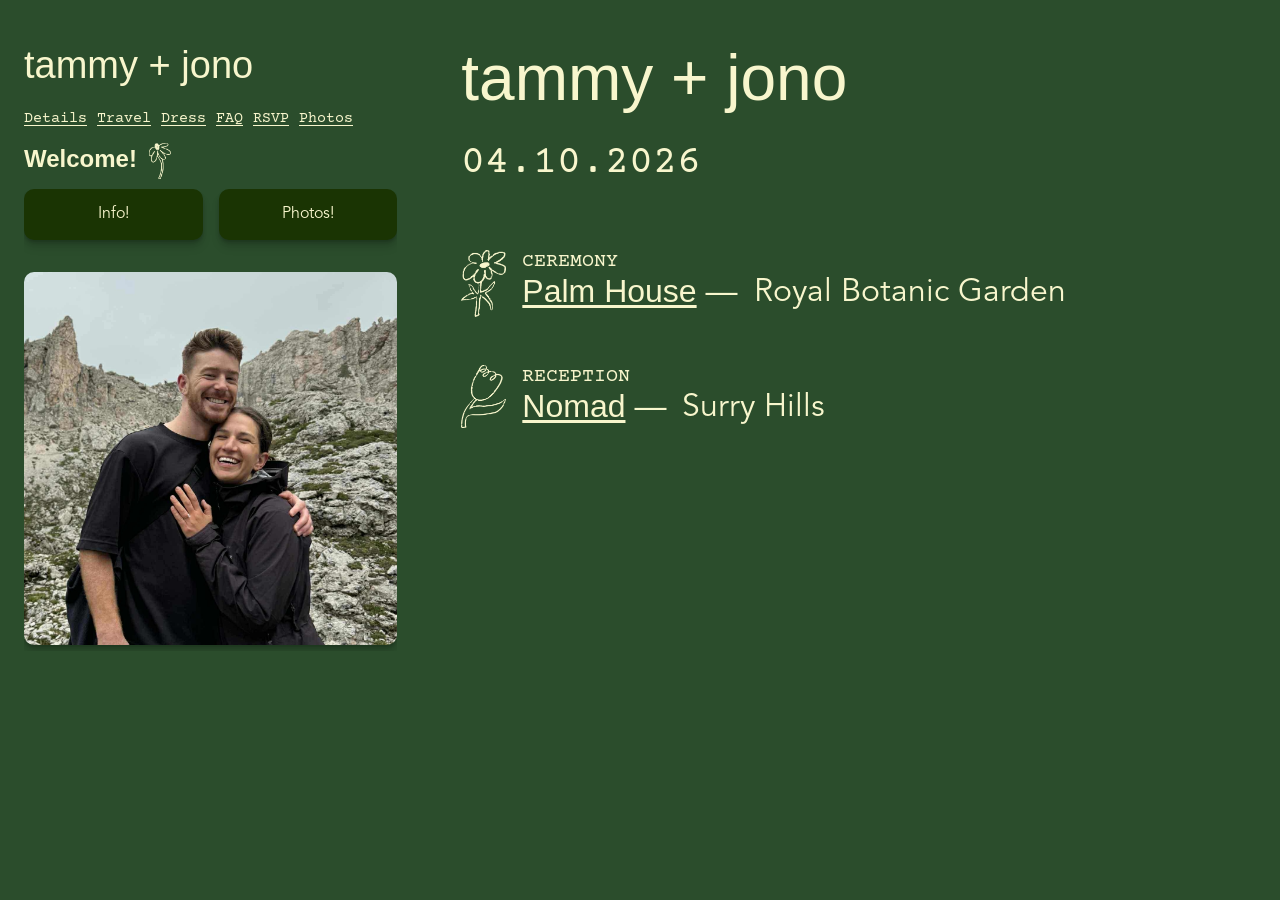
<file: index.html>
<!DOCTYPE html>

<html>
  <head>

    <link rel="stylesheet" href="style.css">
    <link rel="icon" type="image/x-icon" href="favicon.ico">
    <meta name="viewport" content="width=device-width" />

    <title>Welcome | T + J</title>
    <meta name="description" content="Welcome!">

    <!-- Facebook Meta Tags -->
    <meta property="og:url" content="https://tammyandjono.com">
    <meta property="og:type" content="website">
    <meta property="og:title" content="Tammy and Jono's Wedding">
    <meta property="og:description" content="Save the date!">
    <meta property="og:image" content="https://tammyandjono.com/assets/thumb.png">

    <!-- Twitter Meta Tags -->
    <meta name="twitter:card" content="summary_large_image">
    <meta property="twitter:domain" content="http://tammyandjono.com">
    <meta property="twitter:url" content="https://tammyandjono.com">
    <meta name="twitter:title" content="Tammy and Jono's Wedding">
    <meta name="twitter:description" content="Save the date!">
    <meta name="twitter:image" content="https://tammyandjono.com/assets/thumb.png">

    <!-- Remove from Google Search -->
    <meta name="robots" content="noindex, nofollow" />
  </head>

  <body>
    <nav class="show" id="index-nav">
      <input type="checkbox" id="nav-toggle" class="nav-toggle" aria-label="Toggle navigation menu">
      <div class="nav-bar">
        <h2 class="nospace script">Welcome!</h2>
        <label for="nav-toggle" class="hamburger" aria-hidden="true">
          <span></span>
          <span></span>
          <span></span>
        </label>
      </div>
      <div id="nav">
        <a href="info.html#details">Details</a>
        <a href="info.html#travel">Travel</a>
        <a href="info.html#dress">Dress</a>
        <a href="info.html#faq">FAQ</a>
        <a href="rsvp.html">RSVP</a>
        <a href="info.html#photos">Photos</a>
      </div>
    </nav>

    <div class="cols left">
      <nav class="hide">
        <h1 class="names"><a href="info.html">tammy + jono</a></h1>
        <div id="nav">
          <a href="info.html#details">Details</a>
          <a href="info.html#travel">Travel</a>
          <a href="info.html#dress">Dress</a>
          <a href="info.html#faq">FAQ</a>
          <a href="rsvp.html">RSVP</a>
          <a href="info.html#photos">Photos</a>
        </div>
     </nav>
      <div>
        <h2 class="nospace script hide">Welcome!</h2>

        <div class="button-container">
          <a href="info.html" class="button">Info!</a>
          <a href="https://photos.google.com/share/AF1QipP0UTSEwcHViR1GEguy19xJqDefsF464K9XF6wq3e_1p3hUiXmIFMtjPJC0J66iQQ?key=SURfYS1qVkFEQU03YmVseExaTUFacnlTRmNac2pB" class="button">Photos!</a>
        </div>
        <img src="assets/jt1.jpeg" alt="A picture of Tammy and Jono" class="pic" id="slideshow-image">
      </div>
    </div>

    <div class="cols right">
      <div class="names">tammy +&nbsp;jono</div>
      <div class="date courier" id="date">04.10.2026</div>

      <div class="info">
        <img src="assets/flower-1.png" alt="" class="info-image">
        <div class="label">Ceremony</div>
        <div><span class="script"><a href="https://maps.app.goo.gl/Qrt4GrL8GspPV5bq5" target="_blank">Palm House</a> <span class="narrow-remove">— </span></span></div>
        <div>Royal Botanic Garden</div>
      </div>

      <div class="info">
        <img src="assets/flower-2.png" alt="" class="info-image">
        <div class="label">Reception</div>
        <div><span class="script"><a href="https://maps.app.goo.gl/P6zSYFpvyrRiJDUo7" target="_blank">Nomad</a> <span class="narrow-remove">— </span></span></div>
        <div>Surry Hills</div>
      </div>
    </div>

    <script src="nav.js"></script>
  </body>

<script>
  let image = document.getElementById('slideshow-image');
  let images = ['assets/jt1.jpeg', 'assets/jt2.jpeg', 'assets/jt3.jpeg', 'assets/jt4.jpeg', 'assets/jt5.jpeg', 'assets/jt6.jpeg', 'assets/jt7.jpeg'];
  let num = 1;

  console.log(num)

  setInterval(function(){
    let len = images.length;
    image.src = images[num++];
    if (num == len) {
      num = 0;
    }

    console.log(num)
  }, 4500);
</script>

</html>
</file>
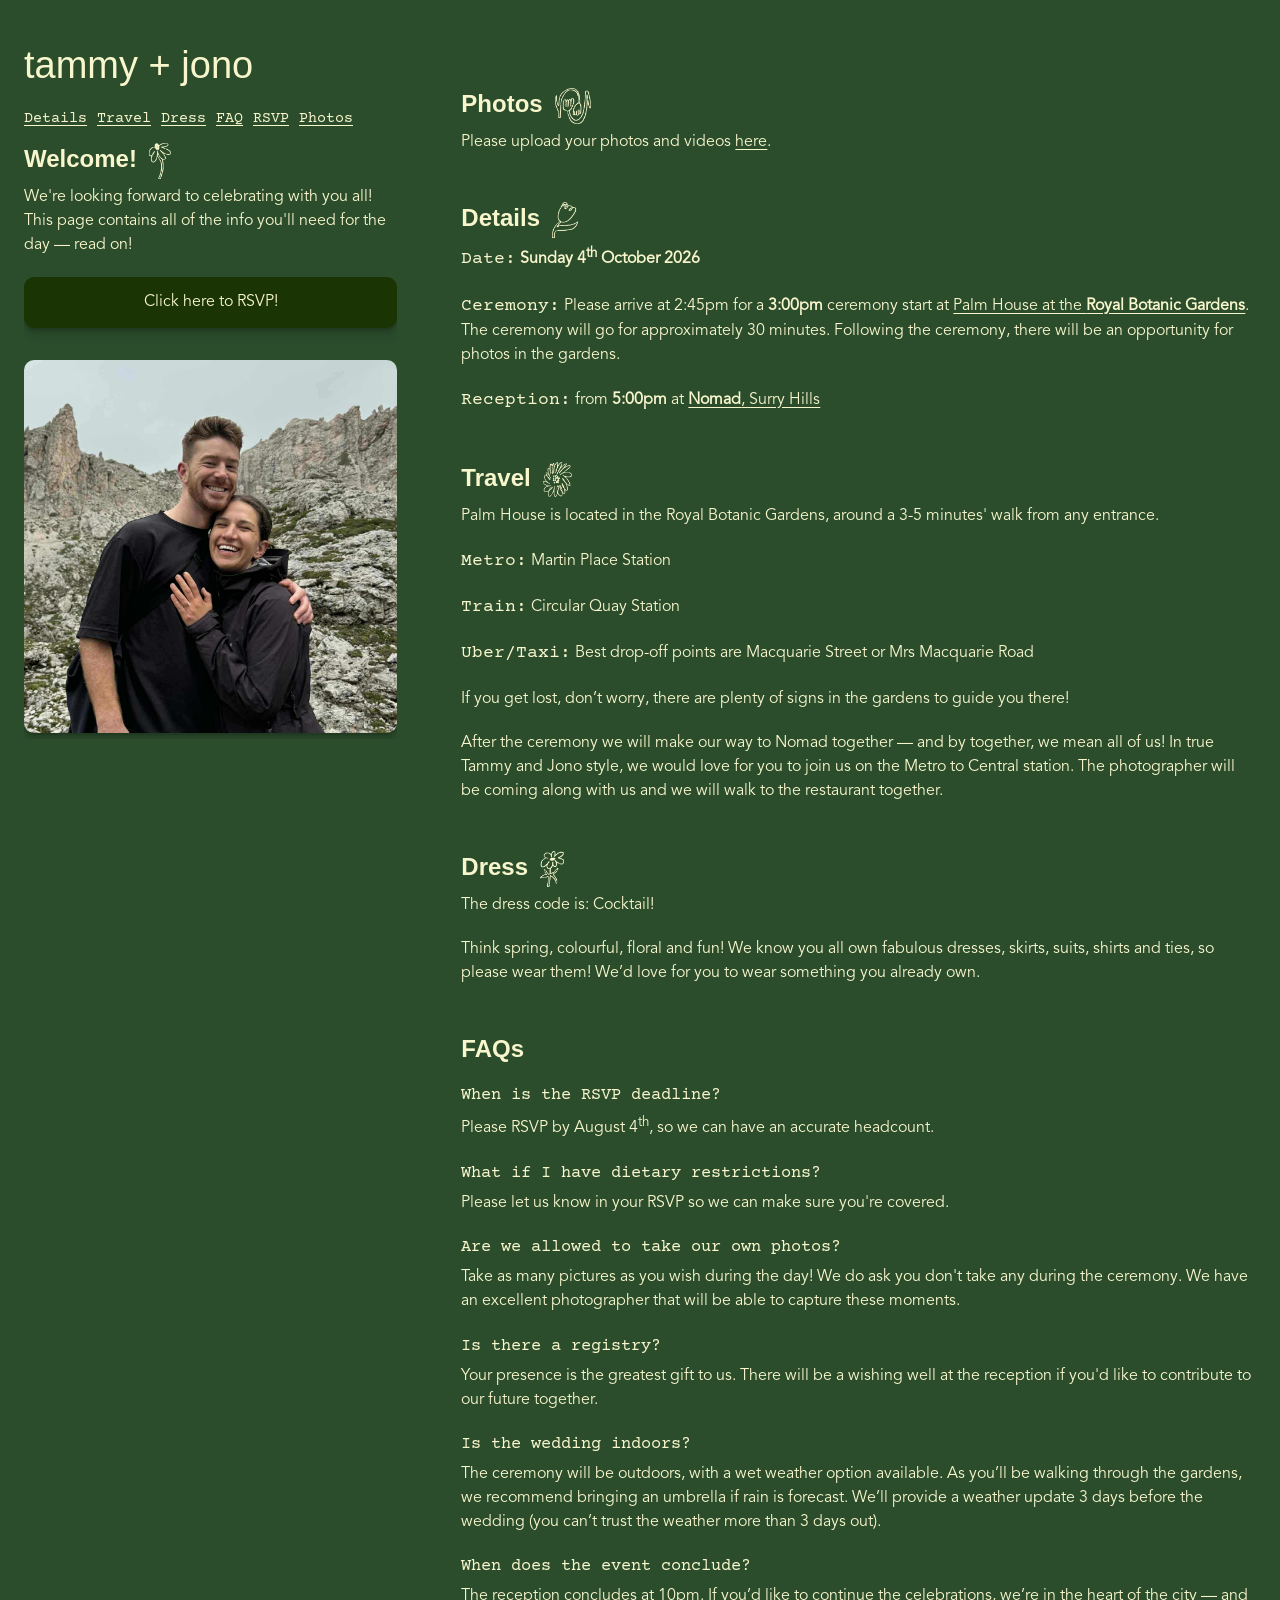
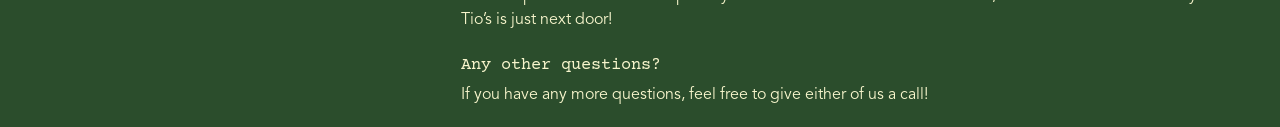
<file: info.html>
<!DOCTYPE html>

<html>
  <head>
    <link rel="stylesheet" href="style.css">
    <link rel="icon" type="image/x-icon" href="favicon.ico">
    <meta name="viewport" content="width=device-width" />

    <title>Info | T+J</title>
    <meta name="description" content="Information!">
    
    <!-- Remove from Google Search -->
    <meta name="robots" content="noindex, nofollow" />

  </head>

  <body>
    <nav class="show">
      <input type="checkbox" id="nav-toggle" class="nav-toggle" aria-label="Toggle navigation menu">
      <div class="nav-bar">
        <h1 class="names"><a href="info.html">tammy + jono</a></h1>
        <label for="nav-toggle" class="hamburger" aria-hidden="true">
          <span></span>
          <span></span>
          <span></span>
        </label>
      </div>
      <div id="nav">
        <a href="info.html#details">Details</a>
        <a href="info.html#travel">Travel</a>
        <a href="info.html#dress">Dress</a>
        <a href="info.html#faq">FAQ</a>
        <a href="rsvp.html">RSVP</a>
        <a href="info.html#photos">Photos</a>
      </div>
    </nav>
    <div class="cols left">
      <nav class="hide">
        <h1 class="names"><a href="info.html">tammy + jono</a></h1>
        <div id="nav">
          <a href="info.html#details">Details</a>
          <a href="info.html#travel">Travel</a>
          <a href="info.html#dress">Dress</a>
          <a href="info.html#faq">FAQ</a>
          <a href="rsvp.html">RSVP</a>
          <a href="info.html#photos">Photos</a>
        </div>
     </nav>
      <div> 
        <h2 class="nospace script">Welcome!</h2>
        <p class="nospace">We're looking forward to celebrating with you all! This page contains all of the info you'll need for the day — read on!</p>
        
        <a href="rsvp.html" class="button"><span class="hide">Click </span><span class="show">Tap </span>here to RSVP!</a>
        
        <img class="pic hide" src="assets/jt1.jpeg" alt="A picture of Tammy and Jono">
      </div>
    </div>

    <div class="cols right">
      <div>
        <h2 class="script" id="photos">Photos</h2>
        <p>Please upload your photos and videos <a href="https://photos.google.com/share/AF1QipP0UTSEwcHViR1GEguy19xJqDefsF464K9XF6wq3e_1p3hUiXmIFMtjPJC0J66iQQ?key=SURfYS1qVkFEQU03YmVseExaTUFacnlTRmNac2pB" target="_blank">here</a>.</p>
      </div>
      <div>
        <h2 class="script" id="details">Details</h2>
        <p><span class="courier">Date:</span> <strong>Sunday 4<sup>th</sup> October 2026</strong></p>
        <p>
          <span class="courier">Ceremony:</span> Please arrive at 2:45pm for a <strong>3:00pm</strong> ceremony start at <a href="https://maps.app.goo.gl/Qrt4GrL8GspPV5bq5" target="_blank">Palm House at the <strong>Royal Botanic Gardens</strong></a>. 
          The ceremony will go for approximately 30 minutes. Following the ceremony, there will be an opportunity for photos in the gardens.
        </p>
        <p><span class="courier">Reception:</span> from <strong>5:00pm</strong> at <a href="https://maps.app.goo.gl/P6zSYFpvyrRiJDUo7" target="_blank"><strong>Nomad</strong>, Surry Hills</a></p>
      </div>

      <div>
        <h2 class="script" id="travel">Travel</h2>
        <p>
          Palm House is located in the Royal Botanic Gardens, around a 3-5 minutes' walk from any entrance. 
        </p>
        <p><span class="courier">Metro:</span> Martin Place Station</p>
        <p><span class="courier">Train:</span> Circular Quay Station</p>
        <p><span class="courier">Uber/Taxi:</span> Best drop-off points are Macquarie Street or Mrs Macquarie Road</p>
        <p>
          If you get lost, don’t worry, there are plenty of signs in the gardens to guide you there! 
        </p>
        <p>
          After the ceremony we will make our way to Nomad together — and by together, we mean all of us! 
          In true Tammy and Jono style, we would love for you to join us on the Metro to Central station. The photographer will be coming along with us and we will walk to the restaurant together. 
        </p>
      </div>

      <div>
        <h2 class="script" id="dress">Dress</h2>
        <p>
          The dress code is: Cocktail!
        </p>
        <p>
          Think spring, colourful, floral and fun! We know you all own fabulous dresses, skirts, suits, shirts and ties, so please wear them! We’d love for you to wear something you already own.
        </p>
      </div>

      <div>
        <h2 class="script" id="faq">FAQs</h2>
        <h3>When is the RSVP deadline?</h3>
        <p>Please RSVP by August 4<sup>th</sup>, so we can have an accurate headcount.</p>

        <h3>What if I have dietary restrictions?</h3>
        <p>Please let us know in your RSVP so we can make sure you're covered.</p>

        <h3>Are we allowed to take our own photos?</h3>
        <p>Take as many pictures as you wish during the day! We do ask you don't take any during the ceremony. We have an excellent photographer that will be able to capture these moments.</p>

        <h3>Is there a registry?</h3>
        <p>Your presence is the greatest gift to us. There will be a wishing well at the reception if you'd like to contribute to our future together.</p>

        <h3>Is the wedding indoors?</h3>
        <p>The ceremony will be outdoors, with a wet weather option available. As you’ll be walking through the gardens, we recommend bringing an umbrella if rain is forecast. We’ll provide a weather update 3 days before the wedding (you can’t trust the weather more than 3 days out).</p>

        <h3>When does the event conclude?</h3>
        <p>The reception concludes at 10pm. If you’d like to continue the celebrations, we’re in the heart of the city — and Tio’s is just next door!</p>

        <h3>Any other questions?</h3>
        <p>If you have any more questions, feel free to give either of us a call!</p>
      </div>
    </div>



    <script src="nav.js"></script>
  </body>
</html>
</file>
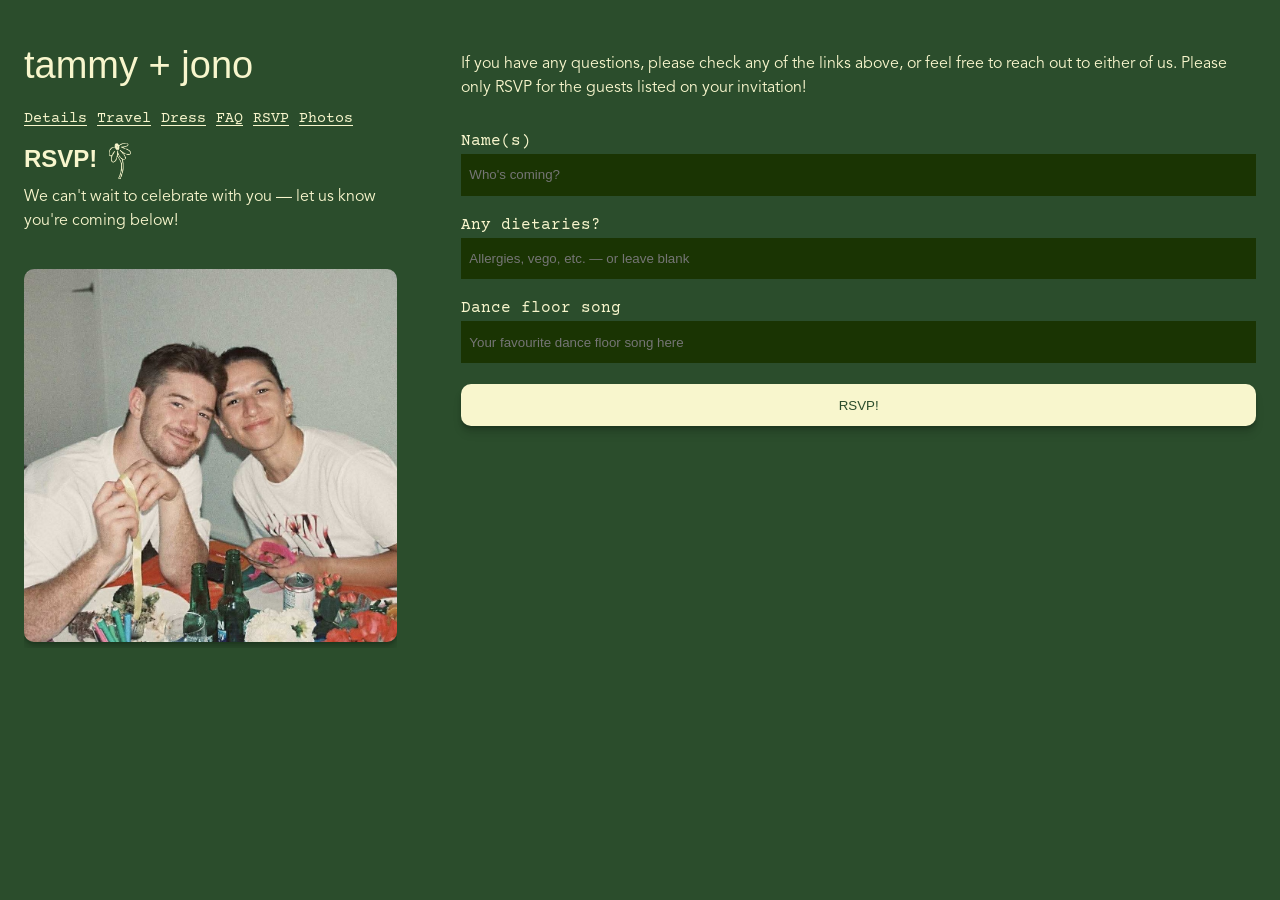
<file: rsvp.html>
<!DOCTYPE html>

<html>
  <head>
    <link rel="stylesheet" href="style.css">
    <link rel="icon" type="image/x-icon" href="favicon.ico">
    <meta name="viewport" content="width=device-width" />

    <title>RSVP | T+J</title>
    <meta name="description" content="Information!">

    <!-- Remove from Google Search -->
    <meta name="robots" content="noindex, nofollow" />

    <script async src="https://analytics.eu.umami.is/script.js" data-website-id="76b2d306-26c8-4692-bdee-8002cc399ef2"></script>
    <script type="text/javascript">
    </script>
  </head>

  <body>

    <nav class="show">
      <input type="checkbox" id="nav-toggle" class="nav-toggle" aria-label="Toggle navigation menu">
      <div class="nav-bar">
        <h1 class="names"><a href="info.html">tammy + jono</a></h1>
        <label for="nav-toggle" class="hamburger" aria-hidden="true">
          <span></span>
          <span></span>
          <span></span>
        </label>
      </div>
      <div id="nav">
        <a href="info.html#details">Details</a>
        <a href="info.html#travel">Travel</a>
        <a href="info.html#dress">Dress</a>
        <a href="info.html#faq">FAQ</a>
        <a href="rsvp.html">RSVP</a>
        <a href="info.html#photos">Photos</a>
      </div>
    </nav>

    <div class="cols left">
      <nav class="hide">
        <h1 class="names"><a href="info.html">tammy + jono</a></h1>
        <div id="nav">
          <a href="info.html#details">Details</a>
          <a href="info.html#travel">Travel</a>
          <a href="info.html#dress">Dress</a>
          <a href="info.html#faq">FAQ</a>
          <a href="rsvp.html">RSVP</a>
          <a href="info.html#photos">Photos</a>
        </div>
      </nav>
      <div> 
        <h2 class="nospace script">RSVP!</h2>
        <p class="nospace">We can't wait to celebrate with you — let us know you're coming below!</p>
      
        <img class="pic hide" src="assets/jt4.jpeg" alt="A picture of Tammy and Jono">
      </div>
    </div>

    <div class="cols right">
      <p>
        If you have any questions, please check any of the links above, or feel free to reach out to either of us. Please only RSVP for the guests listed on your invitation!
      </p>

      <form
        class="rsvp-form"
        action="https://formsubmit.co/tammyandjono@gmail.com"
        method="POST"
      >
        <div class="form-elements">
          <!-- spam honeypot: bots fill this in, humans never see it -->
          <input type="text" name="_honey" style="display:none">
          <input type="hidden" name="_captcha" value="false">
          <input type="hidden" name="_subject" value="New wedding RSVP!">
          <input type="hidden" name="_template" value="table">

          <label for="rsvp-names">Name(s)</label> <br>
          <input type="text" id="rsvp-names" name="Name(s)" size="40" class="mb-1" placeholder="Who's coming?" required> <br>

          <label for="rsvp-dietaries">Any dietaries?</label> <br>
          <input type="text" id="rsvp-dietaries" name="Any dietaries?" size="40" class="mb-1" placeholder="Allergies, vego, etc. — or leave blank"> <br>

          <label for="rsvp-song">Dance floor song</label> <br>
          <input type="text" id="rsvp-song" name="Favourite song" size="40" class="mb-1" placeholder="Your favourite dance floor song here"> <br>

          <button type="submit" class="button" id="rsvp_submit">RSVP!</button>
        </div>

        <p style="display:none" class="thankyou_message">
          All done, thank you for the response—we're looking forward to celebrating with you!
          While you're waiting for the big day, head over to our <a href="info.html">Info</a> page for more information.
        </p>

      </form>
    </div>

    <script src="rsvp.js"></script>
    <script src="nav.js"></script>

  </body>
</html>
</file>
<file: style.css>
@import url('https://fonts.googleapis.com/css2?family=Courier+Prime:ital,wght@0,400;0,700;1,400;1,700&family=Homemade+Apple&display=swap');

@font-face {
  font-family: 'Avenir';
  src: url('assets/AvenirLTProBook.otf') format('opentype');
  font-weight: normal;
  font-style: normal;
}

@font-face {
  font-family: 'Above the Beyond';
  src: url('assets/above-the-beyond-script.ttf') format('truetype');
  font-weight: normal;
  font-style: normal;
}

* {
  margin: 0;
  padding: 0;
  box-sizing: border-box;
}

html {
  scroll-padding-top: 7rem;
}

body {
  --bg: #2B4D2C;
  --fg: #F8F6CD;
  --accent: #1A3403;
  --shadow-color: rgba(0, 0, 0, 0.1);

  --mid-text: clamp(1.5rem, 2.5vw, 2rem);
  --large-text: clamp(2rem, 7vw, 4rem);
  --small-text: clamp(0.75rem, 2vw, 1.25rem);

  font-family: 'Avenir', 'Courier Prime', monospace;
  background-color: var(--bg);
  color: var(--fg);
  min-height: 100vh;

  display: grid;
  grid-template-columns: 1fr 2fr;
  gap: 1em;
}

a {
  color: var(--fg);
  text-underline-offset: 3px;
}

#index {
  justify-content: center;
  display: flex;
  flex-direction: column;
  gap: 2em;
}

#index-nav {
  padding-bottom: 1em;
}

#index-nav .nav-bar {
  height: 22.4px;
}

.cols {
  margin: 0 1.5em;
}

.right {
  padding-top: 40px;
}

.left .pic {
  max-width: 100%;
  margin-top: 1em;
}

nav {
  display: block;
  position: sticky;
  top: 0em;
  z-index: 1;
  background: var(--bg);

  padding: 0 0 1em 0;
}

nav, h3 {
  font-family: 'Courier Prime', Courier, monospace;
}

h3 {
  margin: 1.4em 0 0.4em 0;
  line-height: 1.2;
  font-size: 1.05rem;
  font-weight: 400;
}

h3 + p {
  margin-top: 0;
}

nav a {
  color: var(--fg);
  text-decoration-thickness: 0.05em;
  text-underline-offset: 0.2em;

  font-size: 0.95em;
}

nav a:not(h1):hover {
  text-decoration-thickness: 0.1em;
}

nav .names {
  margin-bottom: 1.25rem;
}

.hide .names {
  padding-top: 1em;
  font-size: 40px;
}

p {
  margin: 0.75em 0 1.25em 0;
  line-height: 1.5;
}

.container {
  max-width: 1200px;
  width: 100%;
  position: relative;
}

.background-image {
  position: fixed;
  top: 50%;
  left: 50%;
  transform: translate(-50%, -50%);
  width: 50%;
  max-width: 800px;
  opacity: 0.2;
  z-index: -1;
  pointer-events: none;
}

.content {
  position: relative;
  z-index: 1;
  min-height: calc(100vh - 4rem);

  display: flex;
  flex-direction: column;
  align-items: center;
}

#right {
  margin-top: -0.2em;
}

.pic {
  border-radius: 10px;
  box-shadow: 0 2px 2px var(--shadow-color),0 4px 4px var(--shadow-color),0 8px 8px var(--shadow-color);
}


.names {
  font-family: 'Homemade Apple', sans-serif, cursive;
  font-size: var(--large-text);
  font-weight: 400;
  line-height: 1.2;
}

.names a {
  text-decoration: none;
}

.date {
  font-size: var(--mid-text);
  font-weight: 300;
}

#date {
  margin: 1.5rem 0 4rem 0;
  font-size: clamp(1.5rem, 4vw, 2.5rem);
}

.info {
  display: grid;
  grid-template-columns: auto auto auto;
  grid-template-rows: auto auto auto;
  align-items: center;
  justify-items: start;
  grid-column-gap: 1rem;
  font-size: var(--mid-text);
  text-align: left;

  width: 100%;
  max-width: fit-content;

  margin-bottom: 2rem;
}

.info img {
  grid-row: 1 / -1;
  max-width: 45px;
  margin: 0 0 0.5em 0;
}

.info .label {
  font-size: var(--small-text);
  text-transform: uppercase;
  grid-column: 2 / -1;
}

.script {
  font-family: 'Homemade Apple', sans-serif, cursive;
}

h2.script {
  margin: 2em 0 -0.25em 0;
}

h2.nospace.script {
  margin-top: 0em;
}

h2.script::after {
  content: "";
  display: inline-block;
  height: 1.5em;
  margin-left: 0.5em;
  vertical-align: middle;
  background: center / contain no-repeat;
}

.left h2.script::after                            { background-image: url('assets/flower-7.png');  aspect-ratio: 1230 / 2048; } /* 1st — Welcome */
.cols.right > div:nth-of-type(1) h2.script::after { background-image: url('assets/flower-8.png');  aspect-ratio: 2000 / 1977; } /* 2nd — Details */
.cols.right > div:nth-of-type(2) h2.script::after { background-image: url('assets/flower-9.png');  aspect-ratio: 1459 / 2048; } /* 3rd — Travel */
.cols.right > div:nth-of-type(3) h2.script::after { background-image: url('assets/flower-10.png'); aspect-ratio: 1688 / 2048; } /* 4th — Dress */
.cols.right > div:nth-of-type(4) h2.script::after { background-image: url('assets/flower-11.png'); aspect-ratio: 1369 / 2048; } /* 5th — FAQs */

.courier, .label {
  font-family: 'Courier Prime', monospace;
  font-size: 1.1em;
}

.website {
  font-size: var(--small-text);
  font-weight: 300;
  margin-top: auto;
}

.show, .hidden {
  display: none;
}

.button {
  display: block;
  margin: 1em auto;
  padding: 1em;
  width: fit-content;
  background: var(--accent);
  border-radius: 10px;
  border: none;
  color: var(--fg);
  text-decoration: none;
  width: 100%;
  text-align: center;

  cursor: pointer;
  box-shadow: 0 2px 2px var(--shadow-color),0 4px 4px var(--shadow-color),0 8px 8px var(--shadow-color);
  transition: transform 0.1s ease;
}

.button:hover {
  box-shadow: 0 2px 2px var(--shadow-color),0 4px 4px var(--shadow-color),0 8px 8px var(--shadow-color),0 16px 16px var(--shadow-color);
  transform: translateY(-2px);
}

.button-container {
  display: grid;
  grid-template-columns: 1fr 1fr;
  gap: 1em;
}

#rsvp_submit {
  background: var(--fg);
  color: var(--bg);
}

#rsvp_link {
  width: fit-content;
}

.rsvp-form label {
  display: inline-block;
  margin: 0.75rem 0 0.25rem 0;
  font-family: 'Courier Prime', Courier, monospace;
}

.rsvp-form input[type="text"] {
  margin-bottom: 0.5rem;
  padding: 1em 0.6em;
  width: 100%;
  background: var(--accent);
  border: none;
  color: var(--fg);
}

@media (min-width: 811px) {
  html {
    scroll-padding-top: 40px;
  }

  .left {
    position: sticky;
    top: 0;
    align-self: start;
    max-height: 100vh;
    overflow-y: auto;
  }
}

@media (max-width: 810px) {

  .container {
    --mid-text: clamp(1.25rem, 2.5vw, 1.75rem);
    --large-text: clamp(2.5rem, 6vw, 4rem);
    --small-text: clamp(1rem, 2vw, 1.5rem);

    padding: 1rem;
    text-align: center;
  }

  body {
    gap: 0;
    display: flex;
    flex-direction: column;
  }

  .columns {
    display: block;
    margin: 0 1.5em;
  }

  .right {
    padding-top: 0;
  }

  .names {
    margin: 1.5rem 0 2.5rem 0; 
  }

  nav .names {
    margin-top: 2.5rem;
  }

  #date {
    margin: -1.5rem 0 2rem 0;
  }

  .narrow-remove {
    display: none;
  }

  .info {
    grid-template-columns: auto auto;
  }

  .info .label {
    grid-column: auto;
  }

  .info div {
    margin: -0.2rem 0;
  }

  .info img {
    margin: 0.5em 0 0 0;
  }

  .script {
    font-size: 1.2em;
    margin: 0.75rem 0 -0.25rem 0;
    display: block;
  }

  .script a {
    text-underline-offset: 6px;
    text-decoration-thickness: 1.5px;
  }

  h2.script {
    margin: 2rem 0 -0.25rem 0;
    font-size: 1.5em;
  }

  .show {
    display: inline;
  }

  nav.show {
    display: block;
    padding: 2.5rem 1.5em 2em 1.5em;
  }

  nav.show .nav-bar {
    display: flex;
    align-items: center;
    justify-content: space-between;
    gap: 1rem;
  }

  nav.show .nav-bar .names,
  nav.show .nav-bar h2 {
    margin: 0;
    line-height: 0;
  }

  /* visually-hidden checkbox that drives the toggle (kept focusable) */
  .nav-toggle {
    position: absolute;
    width: 1px;
    height: 1px;
    margin: -1px;
    clip: rect(0 0 0 0);
    overflow: hidden;
  }

  .hamburger {
    flex: none;
    display: flex;
    flex-direction: column;
    justify-content: space-between;
    width: 2rem;
    height: 1.25rem;
    cursor: pointer;
    margin-bottom: 0.15em;
  }

  .hamburger span {
    display: block;
    height: 3px;
    background: var(--fg);
    border-radius: 3px;
    transition: transform 0.25s ease, opacity 0.25s ease;
  }

  /* menu collapsed by default */
  nav.show #nav {
    display: flex;
    flex-direction: column;
    gap: 0.75rem;
    max-height: 0;
    margin-top: 0;
    opacity: 0;
    overflow: hidden;
    transition: max-height 0.3s ease, margin-top 0.3s ease, opacity 0.3s ease;
  }

  /* menu expanded when the checkbox is toggled on */
  .nav-toggle:checked ~ #nav {
    max-height: 20rem;
    margin-top: 1.5rem;
    opacity: 1;
  }

  /* morph the icon into an X while the menu is open */
  .nav-toggle:checked ~ .nav-bar .hamburger span:nth-child(1) {
    transform: translateY(calc(0.625rem - 1.5px)) rotate(45deg);
  }

  .nav-toggle:checked ~ .nav-bar .hamburger span:nth-child(2) {
    opacity: 0;
  }

  .nav-toggle:checked ~ .nav-bar .hamburger span:nth-child(3) {
    transform: translateY(calc(-0.625rem + 1.5px)) rotate(-45deg);
  }

  .hide {
    display: none !important;
  }

  .nospace {
    display: block;
  }
}
</file>
